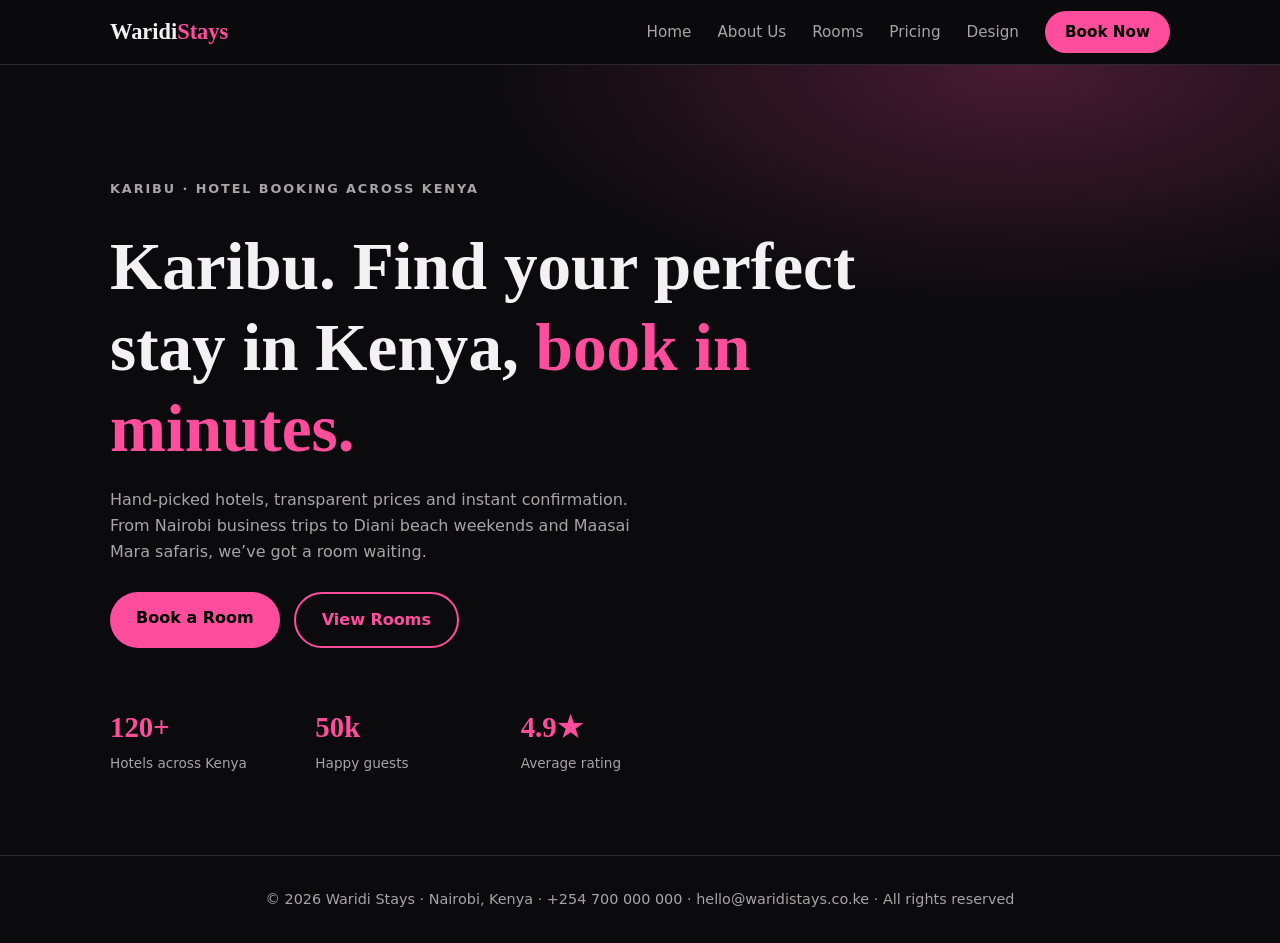
<file: index.html>
<!DOCTYPE html>
<html lang="en">
<head>
    <meta charset="UTF-8">
    <meta name="viewport" content="width=device-width, initial-scale=1.0">
    <title>Home | Waridi Stays - Hotel Booking in Kenya.</title>
    <link rel="stylesheet" href="style6.css">
</head>
<body>
<header>
  <div class="wrap nav">
    <a class="logo" href="#home">Waridi<span>Stays</span></a>
    <input type="checkbox" id="menu">
    <label class="burger" for="menu" aria-label="Toggle menu"><i></i><i></i><i></i></label>
    <nav class="links">
      <a href="index.html">Home</a>
      <a href="aboutus.html">About Us</a>
      <a href="rooms.html">Rooms</a>
      <a href="pricing.html">Pricing</a>
      <a href="design.html">Design</a>
      <a class="btn" href="#booking" style="color:#000;padding:9px 20px">Book Now</a>
    </nav>
  </div>
</header>

<main>
<!-- HOME -->
<section class="hero" id="home">
  <div class="wrap">
    <p class="eyebrow">Karibu · Hotel booking across Kenya</p>
    <h1>Karibu. Find your perfect stay in Kenya, <em>book in minutes.</em></h1>
    <p>Hand-picked hotels, transparent prices and instant confirmation. From Nairobi business trips to Diani beach weekends and Maasai Mara safaris, we’ve got a room waiting.</p>
    <div class="cta">
      <a class="btn" href="#booking">Book a Room</a>
      <a class="btn ghost" href="#rooms">View Rooms</a>
    </div>
    <div class="stats">
      <div><b>120+</b><span>Hotels across Kenya</span></div>
      <div><b>50k</b><span>Happy guests</span></div>
      <div><b>4.9★</b><span>Average rating</span></div>
    </div>
  </div>
</section>

<footer>
  <div class="wrap">© 2026 Waridi Stays · Nairobi, Kenya · +254 700 000 000 · hello@waridistays.co.ke · All rights reserved</div>
</footer>
    
</body>
</html>
</file>
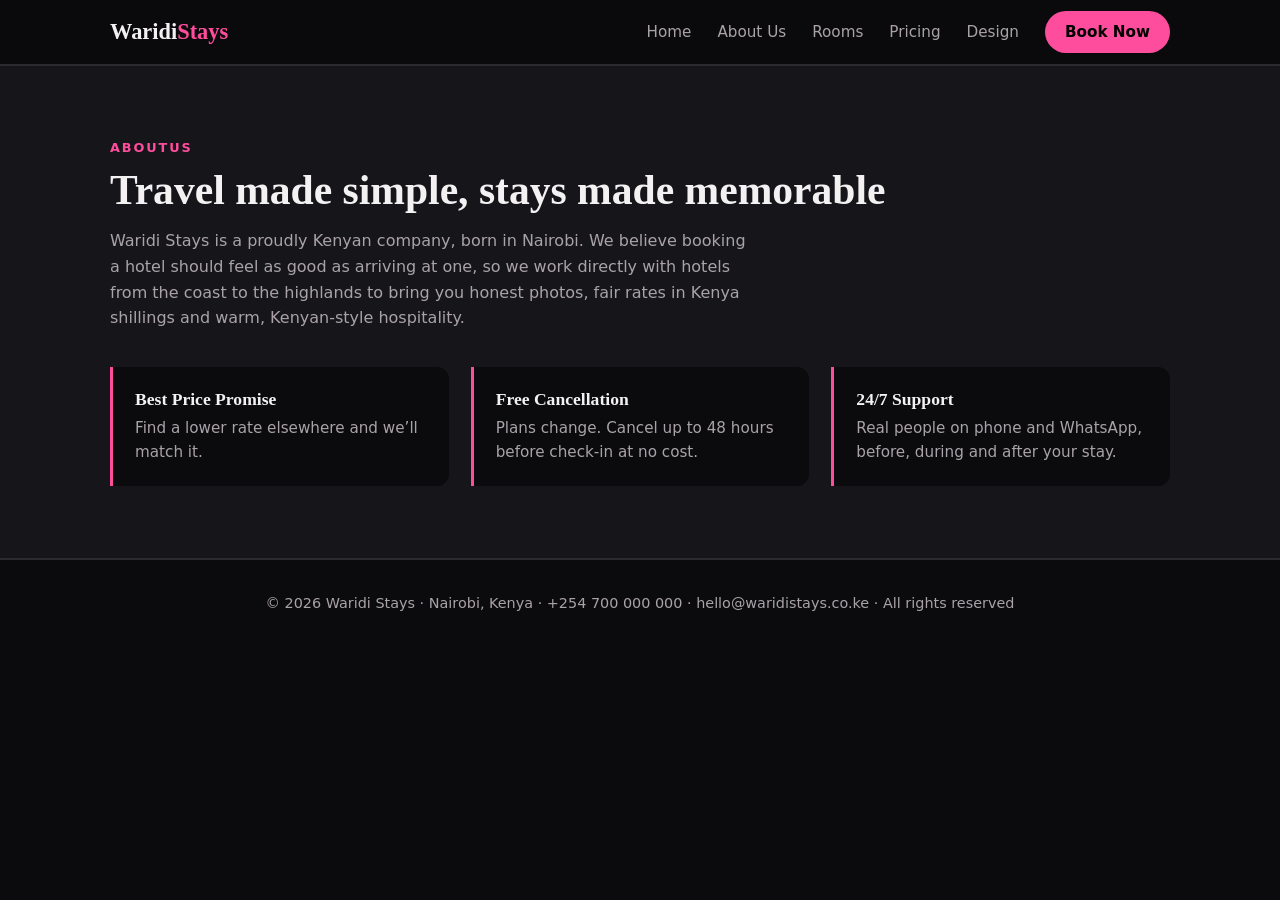
<file: aboutus.html>
<!DOCTYPE html>
<html lang="en-KE">
<head>
<meta charset="UTF-8">
<meta name="viewport" content="width=device-width, initial-scale=1, viewport-fit=cover">
<title>About | Waridi Stays – Hotel Booking in Kenya</title>
<link rel="stylesheet" href="style6.css">
</head>
<body>
 

<header>
  <div class="wrap nav">
    <a class="logo" href="#home">Waridi<span>Stays</span></a>
    <input type="checkbox" id="menu">
    <label class="burger" for="menu" aria-label="Toggle menu"><i></i><i></i><i></i></label>
    <nav class="links">
      <a href="index.html">Home</a>
      <a href="aboutus.html">About Us</a>
      <a href="rooms.html">Rooms</a>
      <a href="pricing.html">Pricing</a>
      <a href="design.html">Design</a>
      <a class="btn" href="#booking" style="color:#000;padding:9px 20px">Book Now</a>
    </nav>
  </div>
</header>

<!-- ABOUT -->
<section class="alt" id="about">
  <div class="wrap">
    <p class="eyebrow">AboutUs</p>
    <h2>Travel made simple, stays made memorable</h2>
    <p class="lead">Waridi Stays is a proudly Kenyan company, born in Nairobi. We believe booking a hotel should feel as good as arriving at one, so we work directly with hotels from the coast to the highlands to bring you honest photos, fair rates in Kenya shillings and warm, Kenyan-style hospitality.</p>
    <div class="grid g3">
      <div class="feature"><h3>Best Price Promise</h3><p>Find a lower rate elsewhere and we’ll match it.</p></div>
      <div class="feature"><h3>Free Cancellation</h3><p>Plans change. Cancel up to 48 hours before check-in at no cost.</p></div>
      <div class="feature"><h3>24/7 Support</h3><p>Real people on phone and WhatsApp, before, during and after your stay.</p></div>
    </div>
  </div>
</section>

<footer>
  <div class="wrap">© 2026 Waridi Stays · Nairobi, Kenya · +254 700 000 000 · hello@waridistays.co.ke · All rights reserved</div>
</footer>
    
</body>
</html>
</file>
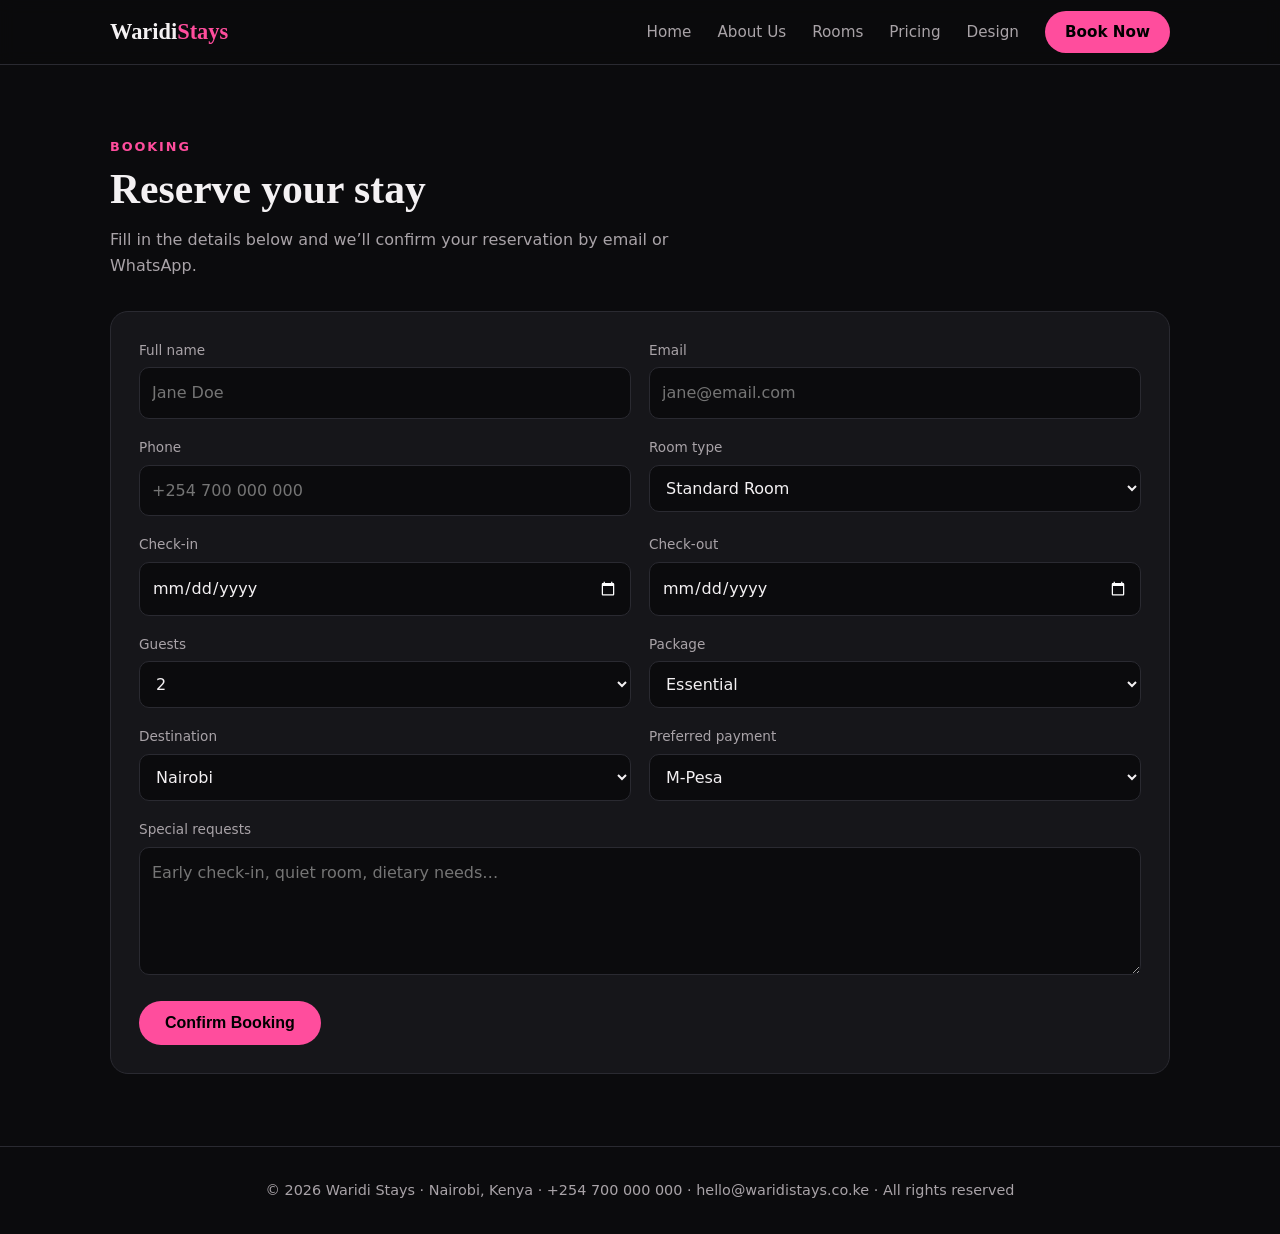
<file: booking.html>
<!DOCTYPE html>
<html lang="en-KE">
<head>
<meta charset="UTF-8">
<meta name="viewport" content="width=device-width, initial-scale=1, viewport-fit=cover">
<title>Book | Waridi Stays - Hotel Booking in Kenya.</title>
<link rel="stylesheet" href="style6.css">
</head>
<body>

<header>
  <div class="wrap nav">
    <a class="logo" href="#home">Waridi<span>Stays</span></a>
    <input type="checkbox" id="menu">
    <label class="burger" for="menu" aria-label="Toggle menu"></label>
    <nav class="links">
      <a href="index.html">Home</a>
      <a href="aboutus.html">About Us</a>
      <a href="rooms.html">Rooms</a>
      <a href="pricing.html">Pricing</a>
      <a href="design.html">Design</a>
      <a class="btn" href="#booking" style="color:#000;padding:9px 20px">Book Now</a>
    </nav>
  </div>
</header>

<!-- BOOKING -->
<section id="booking">
  <div class="wrap">
    <p class="eyebrow">Booking</p>
    <h2>Reserve your stay</h2>
    <p class="lead">Fill in the details below and we’ll confirm your reservation by email or WhatsApp.</p>
    <form action="#booking" method="post">
      <div><label for="name">Full name</label><input id="name" name="name" type="text" placeholder="Jane Doe" required></div>
      <div><label for="email">Email</label><input id="email" name="email" type="email" placeholder="jane@email.com" required></div>
      <div><label for="phone">Phone</label><input id="phone" name="phone" type="tel" placeholder="+254 700 000 000"></div>
      <div><label for="room">Room type</label>
        <select id="room" name="room"><option>Standard Room</option><option>Deluxe Room</option><option>Executive Suite</option></select></div>
      <div><label for="in">Check-in</label><input id="in" name="checkin" type="date" required></div>
      <div><label for="out">Check-out</label><input id="out" name="checkout" type="date" required></div>
      <div><label for="guests">Guests</label>
        <select id="guests" name="guests"><option>1</option><option selected>2</option><option>3</option><option>4</option></select></div>
      <div><label for="pkg">Package</label>
        <select id="pkg" name="package"><option>Essential</option><option>Comfort</option><option>Luxury</option></select></div>
      <div><label for="dest">Destination</label>
        <select id="dest" name="destination"><option>Nairobi</option><option>Mombasa</option><option>Diani</option><option>Maasai Mara</option><option>Naivasha</option><option>Nanyuki</option></select></div>
      <div><label for="pay">Preferred payment</label>
        <select id="pay" name="payment"><option>M-Pesa</option><option>Card</option><option>Pay on arrival</option></select></div>
      <div class="full"><label for="notes">Special requests</label><textarea id="notes" name="notes" rows="4" placeholder="Early check-in, quiet room, dietary needs…"></textarea></div>
      <div class="full"><button class="btn" type="submit">Confirm Booking</button></div>
    </form>
  </div>
</section>

<footer>
  <div class="wrap">© 2026 Waridi Stays · Nairobi, Kenya · +254 700 000 000 · hello@waridistays.co.ke · All rights reserved</div>
</footer>

</body>
</html>
</body>
</html>
</file>
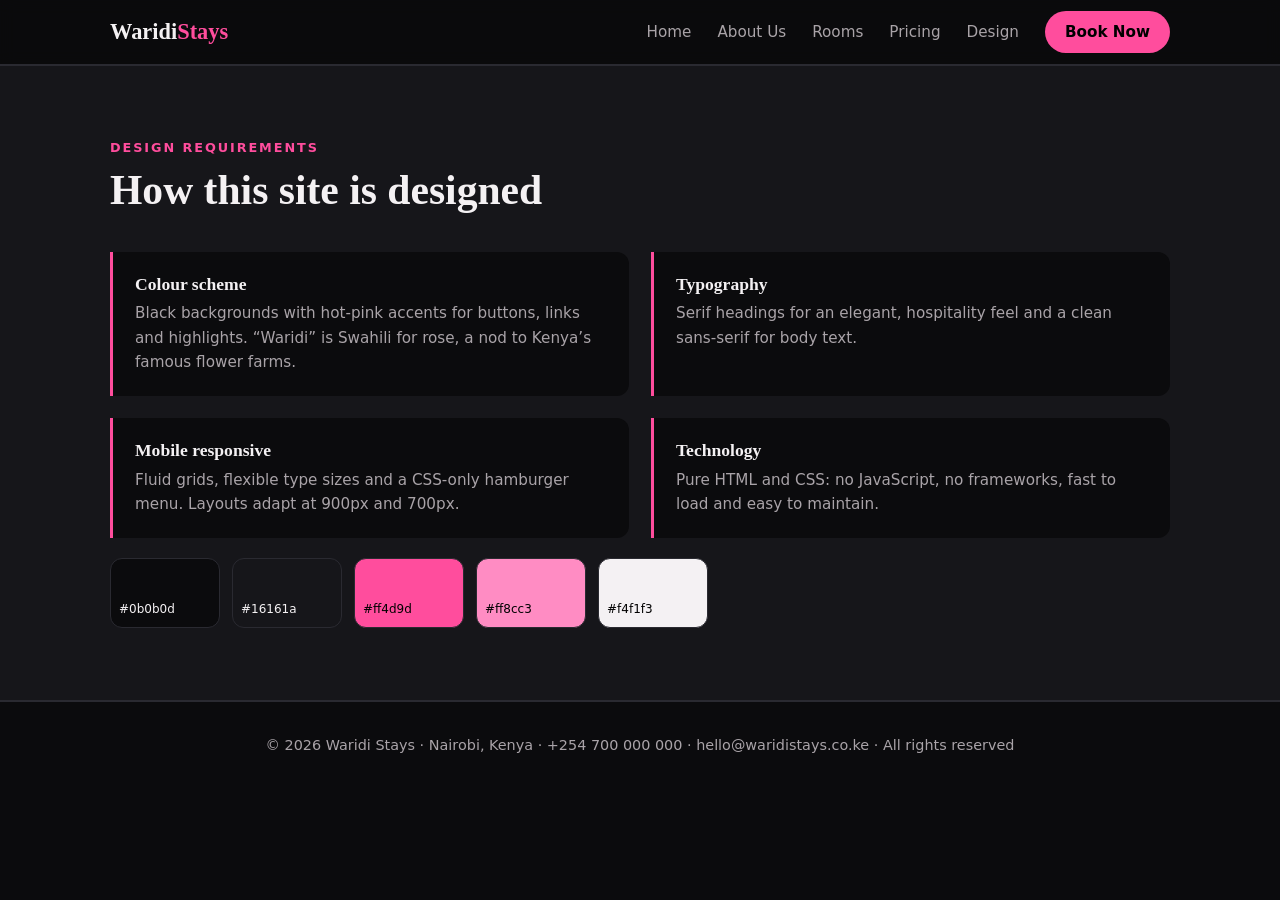
<file: design.html>
<!DOCTYPE html>
<html lang="en-KE">
<head>
<meta charset="UTF-8">
<meta name="viewport" content="width=device-width, initial-scale=1, viewport-fit=cover">
<title>Design | Waridi Stays – Hotel Booking in Kenya</title>
<link rel="stylesheet" href="style6.css">


<header>
  <div class="wrap nav">
    <a class="logo" href="#home">Waridi<span>Stays</span></a>
    <input type="checkbox" id="menu">
    <label class="burger" for="menu" aria-label="Toggle menu"><i></i><i></i><i></i></label>
    <nav class="links">
      <a href="index.html">Home</a>
      <a href="aboutus.html">About Us</a>
      <a href="rooms.html">Rooms</a>
      <a href="pricing.html">Pricing</a>
      <a href="design.html">Design</a>
      <a class="btn" href="#booking" style="color:#000;padding:9px 20px">Book Now</a>
    </nav>
  </div>
</header>

<!-- DESIGN REQUIREMENTS -->
<section class="alt" id="design">
  <div class="wrap">
    <p class="eyebrow">Design Requirements</p>
    <h2>How this site is designed</h2>
    <div class="grid g2">
      <div class="feature"><h3>Colour scheme</h3><p>Black backgrounds with hot-pink accents for buttons, links and highlights. “Waridi” is Swahili for rose, a nod to Kenya’s famous flower farms.</p></div>
      <div class="feature"><h3>Typography</h3><p>Serif headings for an elegant, hospitality feel and a clean sans-serif for body text.</p></div>
      <div class="feature"><h3>Mobile responsive</h3><p>Fluid grids, flexible type sizes and a CSS-only hamburger menu. Layouts adapt at 900px and 700px.</p></div>
      <div class="feature"><h3>Technology</h3><p>Pure HTML and CSS: no JavaScript, no frameworks, fast to load and easy to maintain.</p></div>
    </div>
    <div class="swatches">
      <div class="sw" style="background:#0b0b0d">#0b0b0d</div>
      <div class="sw" style="background:#16161a">#16161a</div>
      <div class="sw" style="background:#ff4d9d;color:#000">#ff4d9d</div>
      <div class="sw" style="background:#ff8cc3;color:#000">#ff8cc3</div>
      <div class="sw" style="background:#f4f1f3;color:#000">#f4f1f3</div>
    </div>
  </div>
</section>
</main>

<footer>
  <div class="wrap">© 2026 Waridi Stays · Nairobi, Kenya · +254 700 000 000 · hello@waridistays.co.ke · All rights reserved</div>
</footer>


</body>
</html>
</file>
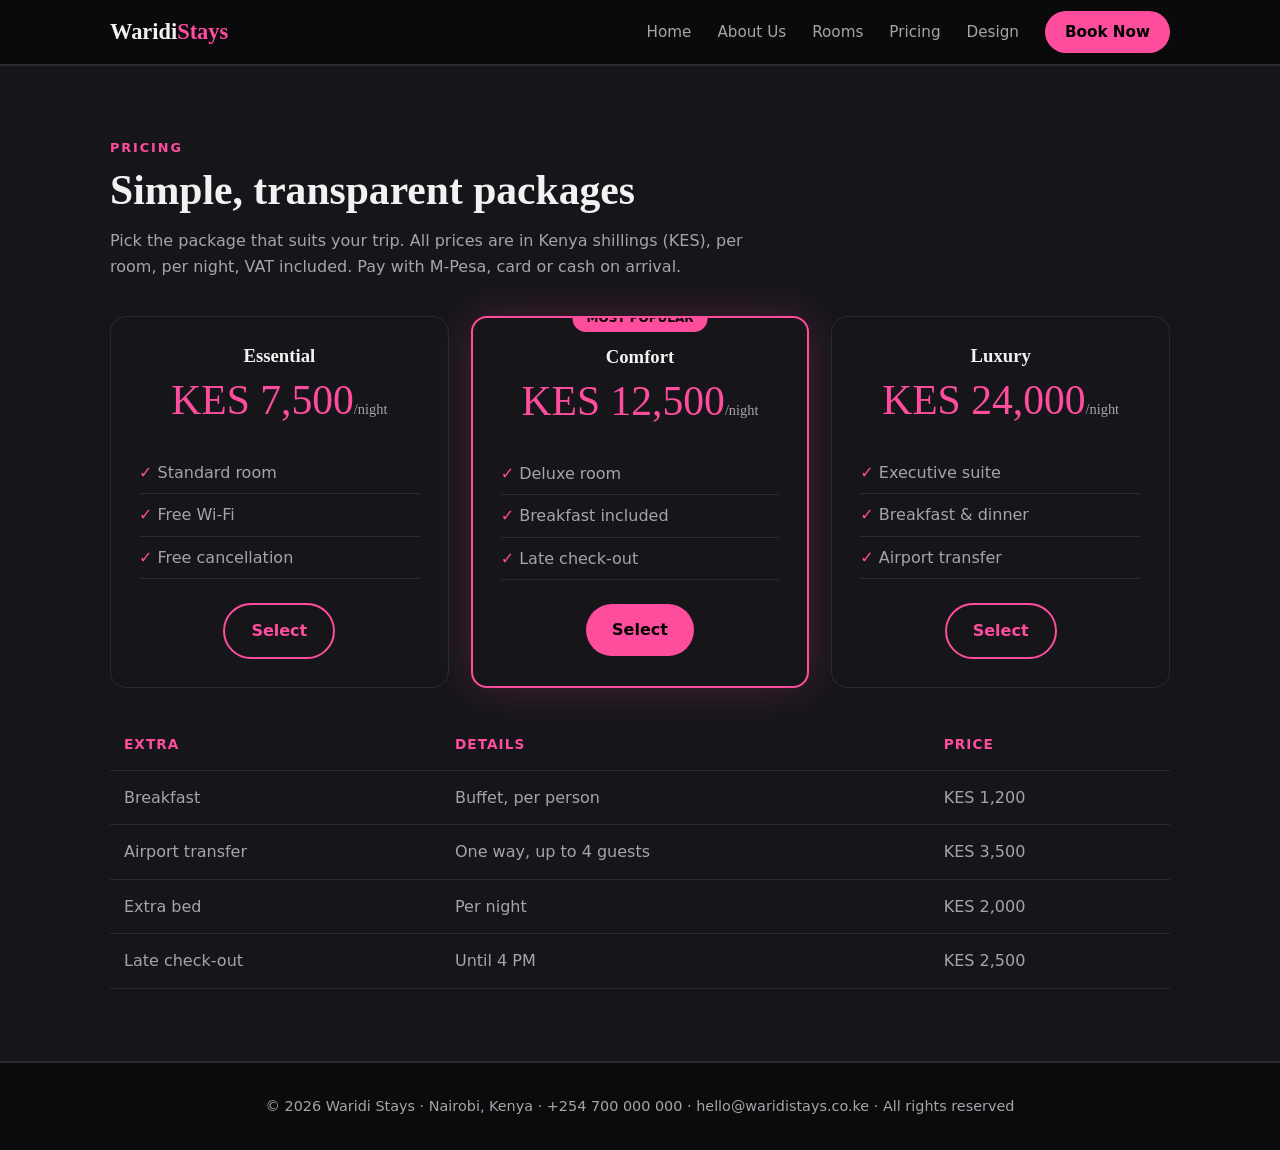
<file: pricing.html>
<!DOCTYPE html>
<html lang="en-KE">
<head>
<meta charset="UTF-8">
<meta name="viewport" content="width=device-width, initial-scale=1, viewport-fit=cover">
<title>Pricing | Waridi Stays – Hotel Booking in Kenya</title>
<link rel="stylesheet" href="style6.css">
</head>
<body>

<header>
  <div class="wrap nav">
    <a class="logo" href="#home">Waridi<span>Stays</span></a>
    <input type="checkbox" id="menu">
    <label class="burger" for="menu" aria-label="Toggle menu"><i></i><i></i><i></i></label>
    <nav class="links">
      <a href="index.html">Home</a>
      <a href="aboutus.html">About Us</a>
      <a href="rooms.html">Rooms</a>
      <a href="pricing.html">Pricing</a>
      <a href="design.html">Design</a>
      <a class="btn" href="#booking" style="color:#000;padding:9px 20px">Book Now</a>
    </nav>
  </div>
</header>

<!-- PRICING -->
<section class="alt" id="pricing">
  <div class="wrap">
    <p class="eyebrow">Pricing</p>
    <h2>Simple, transparent packages</h2>
    <p class="lead">Pick the package that suits your trip. All prices are in Kenya shillings (KES), per room, per night, VAT included. Pay with M-Pesa, card or cash on arrival.</p>
    <div class="grid g3">
      <div class="card plan"><h3>Essential</h3><div class="amt">KES 7,500<small>/night</small></div>
        <ul><li>Standard room</li><li>Free Wi-Fi</li><li>Free cancellation</li></ul>
        <a class="btn ghost" href="#booking">Select</a></div>
      <div class="card plan hot"><span class="badge">MOST POPULAR</span><h3>Comfort</h3><div class="amt">KES 12,500<small>/night</small></div>
        <ul><li>Deluxe room</li><li>Breakfast included</li><li>Late check-out</li></ul>
        <a class="btn" href="#booking">Select</a></div>
      <div class="card plan"><h3>Luxury</h3><div class="amt">KES 24,000<small>/night</small></div>
        <ul><li>Executive suite</li><li>Breakfast &amp; dinner</li><li>Airport transfer</li></ul>
        <a class="btn ghost" href="#booking">Select</a></div>
    </div>
    <div class="table-scroll">
      <table>
        <thead><tr><th>Extra</th><th>Details</th><th>Price</th></tr></thead>
        <tbody>
          <tr><td>Breakfast</td><td>Buffet, per person</td><td>KES 1,200</td></tr>
          <tr><td>Airport transfer</td><td>One way, up to 4 guests</td><td>KES 3,500</td></tr>
          <tr><td>Extra bed</td><td>Per night</td><td>KES 2,000</td></tr>
          <tr><td>Late check-out</td><td>Until 4 PM</td><td>KES 2,500</td></tr>
        </tbody>
      </table>
    </div>
  </div>
</section>

<footer>
  <div class="wrap">© 2026 Waridi Stays · Nairobi, Kenya · +254 700 000 000 · hello@waridistays.co.ke · All rights reserved</div>
</footer>

</body>
</html>
</file>
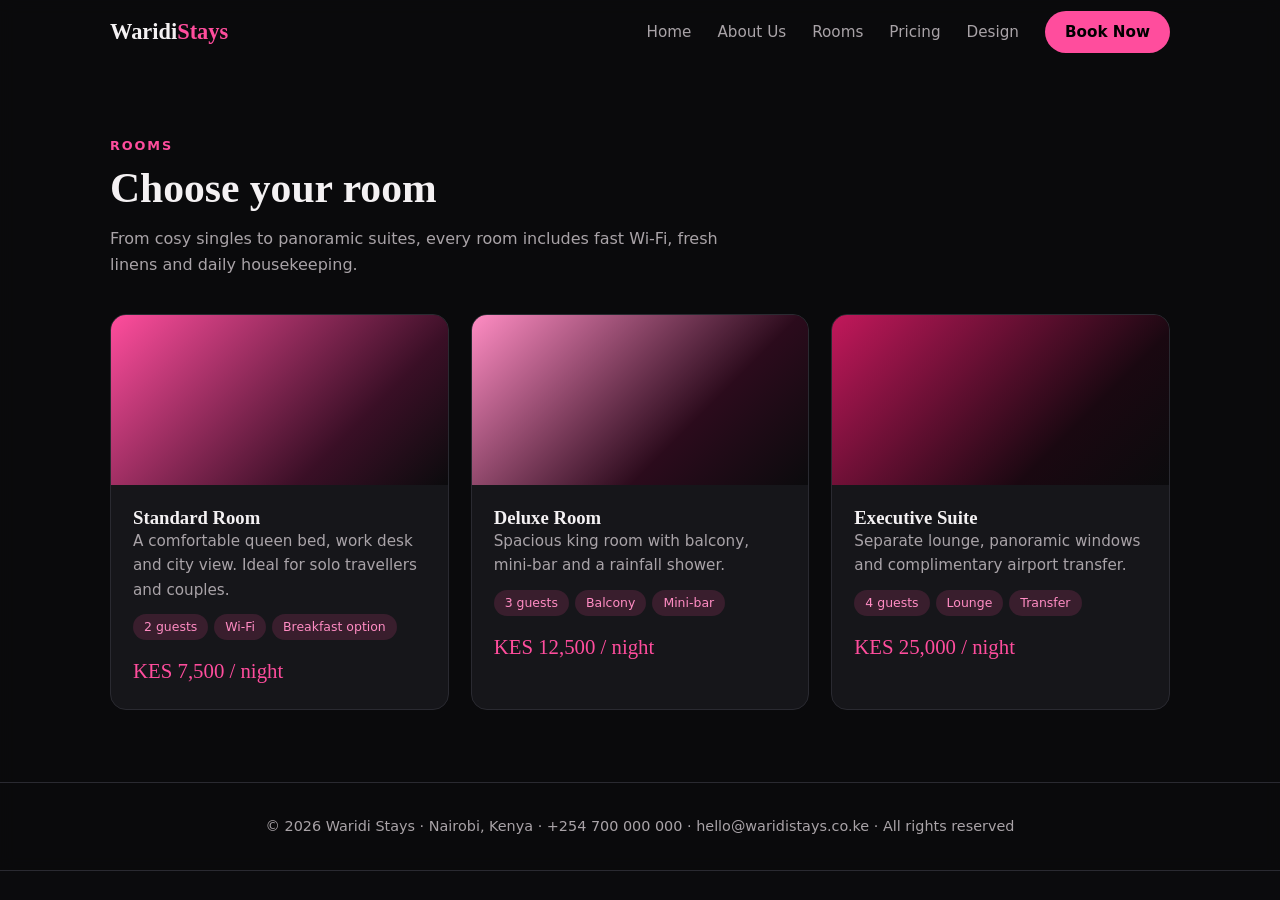
<file: rooms.html>
<!DOCTYPE html>
<html lang="en-KE">
<head>
<meta charset="UTF-8">
<meta name="viewport" content="width=device-width, initial-scale=1, viewport-fit=cover">
<title>Rooms | Waridi Stays – Hotel Booking in Kenya</title>
<link rel="stylesheet" href="style6.css">
</head>
<body>

<header>
  <div class="wrap nav">
    <a class="logo" href="#home">Waridi<span>Stays</span></a>
    <input type="checkbox" id="menu">
    <label class="burger" for="menu" aria-label="Toggle menu"><i></i><i></i><i></i></label>
    <nav class="links">
      <a href="index.html">Home</a>
      <a href="aboutus.html">About Us</a>
      <a href="rooms.html">Rooms</a>
      <a href="pricing.html">Pricing</a>
      <a href="design.html">Design</a>
      <a class="btn" href="#booking" style="color:#000;padding:9px 20px">Book Now</a>
    </nav>
  </div>
  

<!-- ROOMS -->
<section id="rooms">
  <div class="wrap">
    <p class="eyebrow">Rooms</p>
    <h2>Choose your room</h2>
    <p class="lead">From cosy singles to panoramic suites, every room includes fast Wi-Fi, fresh linens and daily housekeeping.</p>
    <div class="grid g3">
      <article class="card"><div class="thumb"></div><div class="body">
        <h3>Standard Room</h3><p>A comfortable queen bed, work desk and city view. Ideal for solo travellers and couples.</p>
        <span class="tag">2 guests</span><span class="tag">Wi-Fi</span><span class="tag">Breakfast option</span>
        <div class="price">KES 7,500 / night</div></div></article>
      <article class="card"><div class="thumb b"></div><div class="body">
        <h3>Deluxe Room</h3><p>Spacious king room with balcony, mini-bar and a rainfall shower.</p>
        <span class="tag">3 guests</span><span class="tag">Balcony</span><span class="tag">Mini-bar</span>
        <div class="price">KES 12,500 / night</div></div></article>
      <article class="card"><div class="thumb c"></div><div class="body">
        <h3>Executive Suite</h3><p>Separate lounge, panoramic windows and complimentary airport transfer.</p>
        <span class="tag">4 guests</span><span class="tag">Lounge</span><span class="tag">Transfer</span>
        <div class="price">KES 25,000 / night</div></div></article>
    </div>
  </div>
</section>  


<footer>
  <div class="wrap">© 2026 Waridi Stays · Nairobi, Kenya · +254 700 000 000 · hello@waridistays.co.ke · All rights reserved</div>
</footer>


</body>
</html>
</file>
<file: style6.css>
:root {
  --black: #0b0b0d;
  --panel: #16161a;
  --line: #2a2a31;
  --pink: #ff4d9d;
  --pink-soft: #ff8cc3;
  --text: #f4f1f3;
  --muted: #a9a3a8;
  box-sizing: border-box;
  padding-top: env(safe-area-inset-top, 0px);
  padding-bottom: env(safe-area-inset-bottom, 0px);
  color-scheme: dark;
}
*,
*::before,
*::after {
  box-sizing: inherit;
  margin: 0;
}
html {
  scroll-behavior: smooth;
  scroll-padding-top: 72px;
}
body {
  background: var(--black);
  color: var(--text);
  font-family:
    system-ui,
    -apple-system,
    "Segoe UI",
    Roboto,
    sans-serif;
  line-height: 1.6;
}
h1,
h2,
h3 {
  font-family: Georgia, "Times New Roman", serif;
  line-height: 1.2;
}
a {
  color: inherit;
  text-decoration: none;
}
.wrap {
  max-width: 1100px;
  margin: 0 auto;
  padding: 0 20px;
}
section {
  padding: 72px 0;
}
.eyebrow {
  color: var(--pink);
  text-transform: uppercase;
  letter-spacing: 0.15em;
  font-size: 0.8rem;
  font-weight: 600;
}
h2 {
  font-size: clamp(1.8rem, 5vw, 2.6rem);
  margin: 8px 0 12px;
}
.lead {
  color: var(--muted);
  max-width: 640px;
}
.btn {
  display: inline-block;
  background: var(--pink);
  color: #000;
  font-weight: 700;
  padding: 13px 26px;
  border-radius: 999px;
  border: 0;
  cursor: pointer;
  font-size: 1rem;
}
.btn:hover {
  background: var(--pink-soft);
}
.btn.ghost {
  background: transparent;
  color: var(--pink);
  border: 2px solid var(--pink);
}

/* Header + CSS-only mobile menu */
header {
  position: sticky;
  top: 0;
  z-index: 20;
  background: rgba(11, 11, 13, 0.92);
  backdrop-filter: blur(8px);
  border-bottom: 1px solid var(--line);
}
.nav {
  display: flex;
  align-items: center;
  justify-content: space-between;
  height: 64px;
}
.logo {
  font-family: Georgia, serif;
  font-size: 1.4rem;
  font-weight: 700;
}
.logo span {
  color: var(--pink);
}
.links {
  display: flex;
  gap: 26px;
  align-items: center;
}
.links a {
  color: var(--muted);
  font-size: 0.95rem;
}
.links a:hover {
  color: var(--pink);
}
#menu,
.burger {
  display: none;
}

/* Hero */
.hero {
  padding: 96px 0 80px;
  background:
    radial-gradient(
      900px 400px at 80% 0%,
      rgba(255, 77, 157, 0.25),
      transparent 60%
    ),
    var(--black);
}
.hero h1 {
  font-size: clamp(2.3rem, 7vw, 4.2rem);
  max-width: 760px;
}
.hero h1 em {
  color: var(--pink);
  font-style: normal;
}
.hero p {
  color: var(--muted);
  max-width: 560px;
  margin: 18px 0 28px;
}
.cta {
  display: flex;
  gap: 14px;
  flex-wrap: wrap;
}
.stats {
  display: grid;
  grid-template-columns: repeat(3, 1fr);
  gap: 16px;
  margin-top: 56px;
  max-width: 600px;
}
.stats b {
  display: block;
  font-size: 1.8rem;
  color: var(--pink);
  font-family: Georgia, serif;
}
.stats span {
  color: var(--muted);
  font-size: 0.85rem;
}

/* Cards / grids */
.grid {
  display: grid;
  gap: 22px;
  margin-top: 36px;
}
.g3 {
  grid-template-columns: repeat(3, 1fr);
}
.g2 {
  grid-template-columns: repeat(2, 1fr);
}
.card {
  background: var(--panel);
  border: 1px solid var(--line);
  border-radius: 16px;
  overflow: hidden;
}
.card .body {
  padding: 22px;
}
.card p {
  color: var(--muted);
  font-size: 0.95rem;
}
.thumb {
  height: 170px;
  background: linear-gradient(135deg, #ff4d9d, #3a0f26 70%, #0b0b0d);
}
.thumb.b {
  background: linear-gradient(135deg, #ff8cc3, #2b0b1c 65%, #0b0b0d);
}
.thumb.c {
  background: linear-gradient(135deg, #c2185b, #1a0811 70%, #0b0b0d);
}
.tag {
  display: inline-block;
  background: rgba(255, 77, 157, 0.15);
  color: var(--pink-soft);
  padding: 3px 11px;
  border-radius: 999px;
  font-size: 0.78rem;
  margin: 12px 6px 0 0;
}
.price {
  font-family: Georgia, serif;
  font-size: 1.3rem;
  color: var(--pink);
  margin-top: 14px;
}
.alt {
  background: var(--panel);
  border-block: 1px solid var(--line);
}
.feature {
  padding: 22px;
  border-left: 3px solid var(--pink);
  background: var(--black);
  border-radius: 0 12px 12px 0;
}
.feature h3 {
  font-size: 1.1rem;
  margin-bottom: 6px;
}
.feature p {
  color: var(--muted);
  font-size: 0.95rem;
}

/* Pricing */
.plan {
  padding: 28px;
  text-align: center;
  position: relative;
}
.plan .amt {
  font-family: Georgia, serif;
  font-size: 2.6rem;
  color: var(--pink);
}
.plan .amt small {
  font-size: 0.9rem;
  color: var(--muted);
}
.plan ul {
  list-style: none;
  padding: 0;
  margin: 18px 0 24px;
  color: var(--muted);
  text-align: left;
}
.plan li {
  padding: 8px 0;
  border-bottom: 1px solid var(--line);
}
.plan li::before {
  content: "✓ ";
  color: var(--pink);
}
.plan.hot {
  border: 2px solid var(--pink);
  box-shadow: 0 0 40px rgba(255, 77, 157, 0.2);
}
.badge {
  position: absolute;
  top: -13px;
  left: 50%;
  transform: translateX(-50%);
  background: var(--pink);
  color: #000;
  font-size: 0.75rem;
  font-weight: 700;
  padding: 4px 14px;
  border-radius: 999px;
}
.table-scroll {
  overflow-x: auto;
  margin-top: 32px;
}
table {
  width: 100%;
  border-collapse: collapse;
  min-width: 480px;
}
th,
td {
  padding: 14px;
  text-align: left;
  border-bottom: 1px solid var(--line);
}
th {
  color: var(--pink);
  font-size: 0.85rem;
  text-transform: uppercase;
  letter-spacing: 0.08em;
}
td {
  color: var(--muted);
}

/* Booking form */
form {
  background: var(--panel);
  border: 1px solid var(--line);
  border-radius: 18px;
  padding: 28px;
  margin-top: 32px;
  display: grid;
  grid-template-columns: repeat(2, 1fr);
  gap: 18px;
}
label {
  display: block;
  font-size: 0.85rem;
  color: var(--muted);
  margin-bottom: 6px;
}
input,
select,
textarea {
  width: 100%;
  background: var(--black);
  color: var(--text);
  border: 1px solid var(--line);
  border-radius: 10px;
  padding: 12px;
  font: inherit;
}
input:focus,
select:focus,
textarea:focus {
  outline: 2px solid var(--pink);
  border-color: transparent;
}
.full {
  grid-column: 1/-1;
}

/* Design requirements */
.swatches {
  display: flex;
  flex-wrap: wrap;
  gap: 12px;
  margin-top: 20px;
}
.sw {
  width: 110px;
  height: 70px;
  border-radius: 12px;
  border: 1px solid var(--line);
  display: flex;
  align-items: flex-end;
  padding: 8px;
  font-size: 0.75rem;
}
footer {
  border-top: 1px solid var(--line);
  padding: 32px 0;
  color: var(--muted);
  font-size: 0.9rem;
  text-align: center;
}

/* Tablet */
@media (max-width: 900px) {
  .g3 {
    grid-template-columns: repeat(2, 1fr);
  }
}

/* Mobile */
@media (max-width: 700px) {
  section {
    padding: 52px 0;
  }
  .g3,
  .g2 {
    grid-template-columns: 1fr;
  }
  form {
    grid-template-columns: 1fr;
    padding: 20px;
  }
  .burger {
    display: flex;
    flex-direction: column;
    gap: 5px;
    cursor: pointer;
    padding: 10px;
  }
  .burger i {
    display: block;
    width: 24px;
    height: 2px;
    background: var(--pink);
  }
  .links {
    display: none;
    position: absolute;
    top: 64px;
    left: 0;
    right: 0;
    flex-direction: column;
    gap: 0;
    background: var(--black);
    border-bottom: 1px solid var(--line);
  }
  .links a {
    width: 100%;
    padding: 16px 20px;
    border-top: 1px solid var(--line);
  }
  #menu:checked ~ .links {
    display: flex;
  }
  .stats {
    gap: 8px;
  }
  .hero {
    padding: 64px 0 56px;
  }
}
</file>
